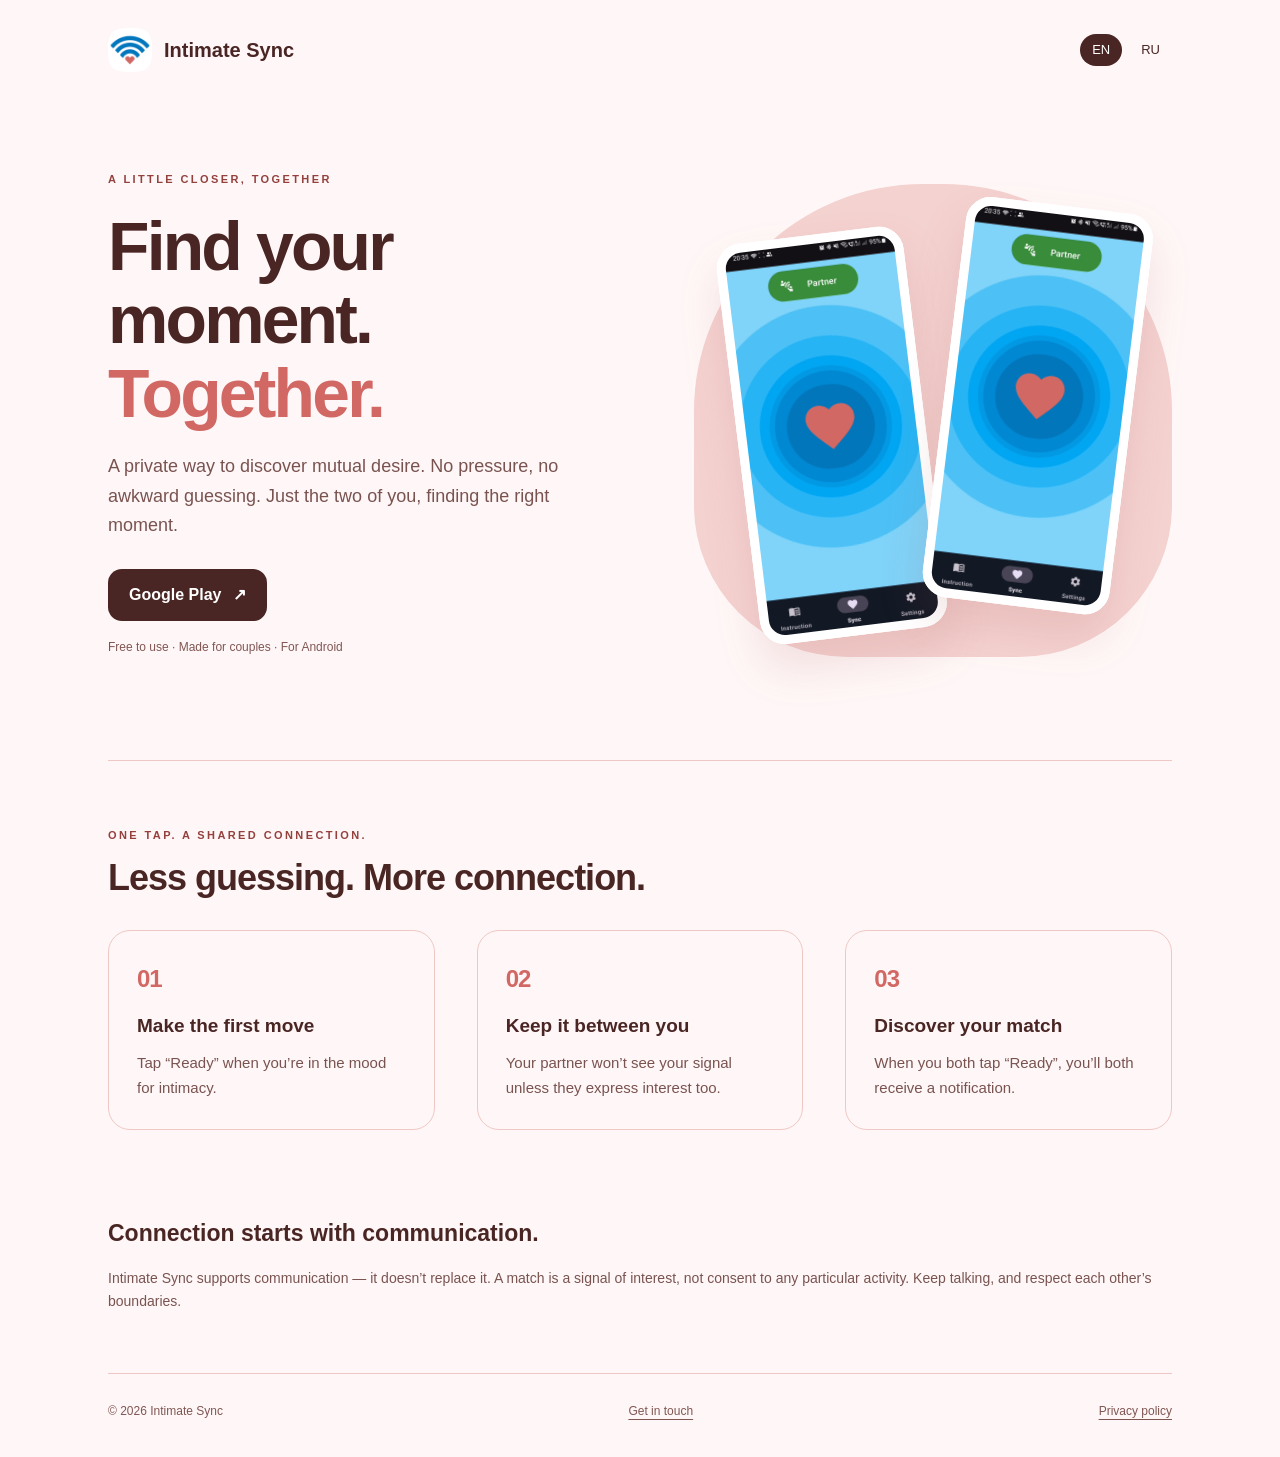
<file: index.html>
<!doctype html>
<html lang="en"><head><meta charset="utf-8"><meta name="viewport" content="width=device-width,initial-scale=1"><title>Intimate Sync — Find your moment together</title><meta name="description" content="A private way to discover mutual desire. No pressure, no awkward guessing. Just the two of you, finding the right moment."><link rel="icon" href="favicon.ico"><link rel="stylesheet" href="style.css"><link rel="alternate" hreflang="en" href="index.html"><link rel="alternate" hreflang="ru" href="index-ru.html"></head>
<body><div class="wrap"><header><a class="brand" href="index.html"><img src="logo.png" alt="">Intimate Sync</a><nav aria-label="Language"><a href="index.html" aria-current="page">EN</a><a href="index-ru.html" >RU</a></nav></header>
<main><section class="hero"><div><div class="eyebrow">A little closer, together</div><h1>Find your moment.<br><em>Together.</em></h1><p class="lead">A private way to discover mutual desire. No pressure, no awkward guessing. Just the two of you, finding the right moment.</p><div class="buttons"><a class="button" href="https://play.google.com/store/apps/details?id=com.eyeonfit.intimatesync">Google Play <span aria-hidden="true">↗</span></a></div><p class="small">Free to use · Made for couples · For Android</p></div><div class="visual"><img src="animation_new.gif" alt="Intimate Sync app screen"><img src="animation_new.gif" alt="Intimate Sync interface"></div></section>
<section class="section"><div class="eyebrow">One tap. A shared connection.</div><h2>Less guessing. More connection.</h2><div class="steps"><article class="card"><span class="number">01</span><h3>Make the first move</h3><p>Tap “Ready” when you’re in the mood for intimacy.</p></article><article class="card"><span class="number">02</span><h3>Keep it between you</h3><p>Your partner won’t see your signal unless they express interest too.</p></article><article class="card"><span class="number">03</span><h3>Discover your match</h3><p>When you both tap “Ready”, you’ll both receive a notification.</p></article></div></section>
<aside class="note"><h3>Connection starts with communication.</h3><p>Intimate Sync supports communication — it doesn’t replace it. A match is a signal of interest, not consent to any particular activity. Keep talking, and respect each other’s boundaries.</p></aside></main>
<footer><span>© 2026 Intimate Sync</span><a href="mailto:aadovganich@gmail.com">Get in touch</a><a href="privacy-policy/index.html">Privacy policy</a></footer></div></body></html>
</file>
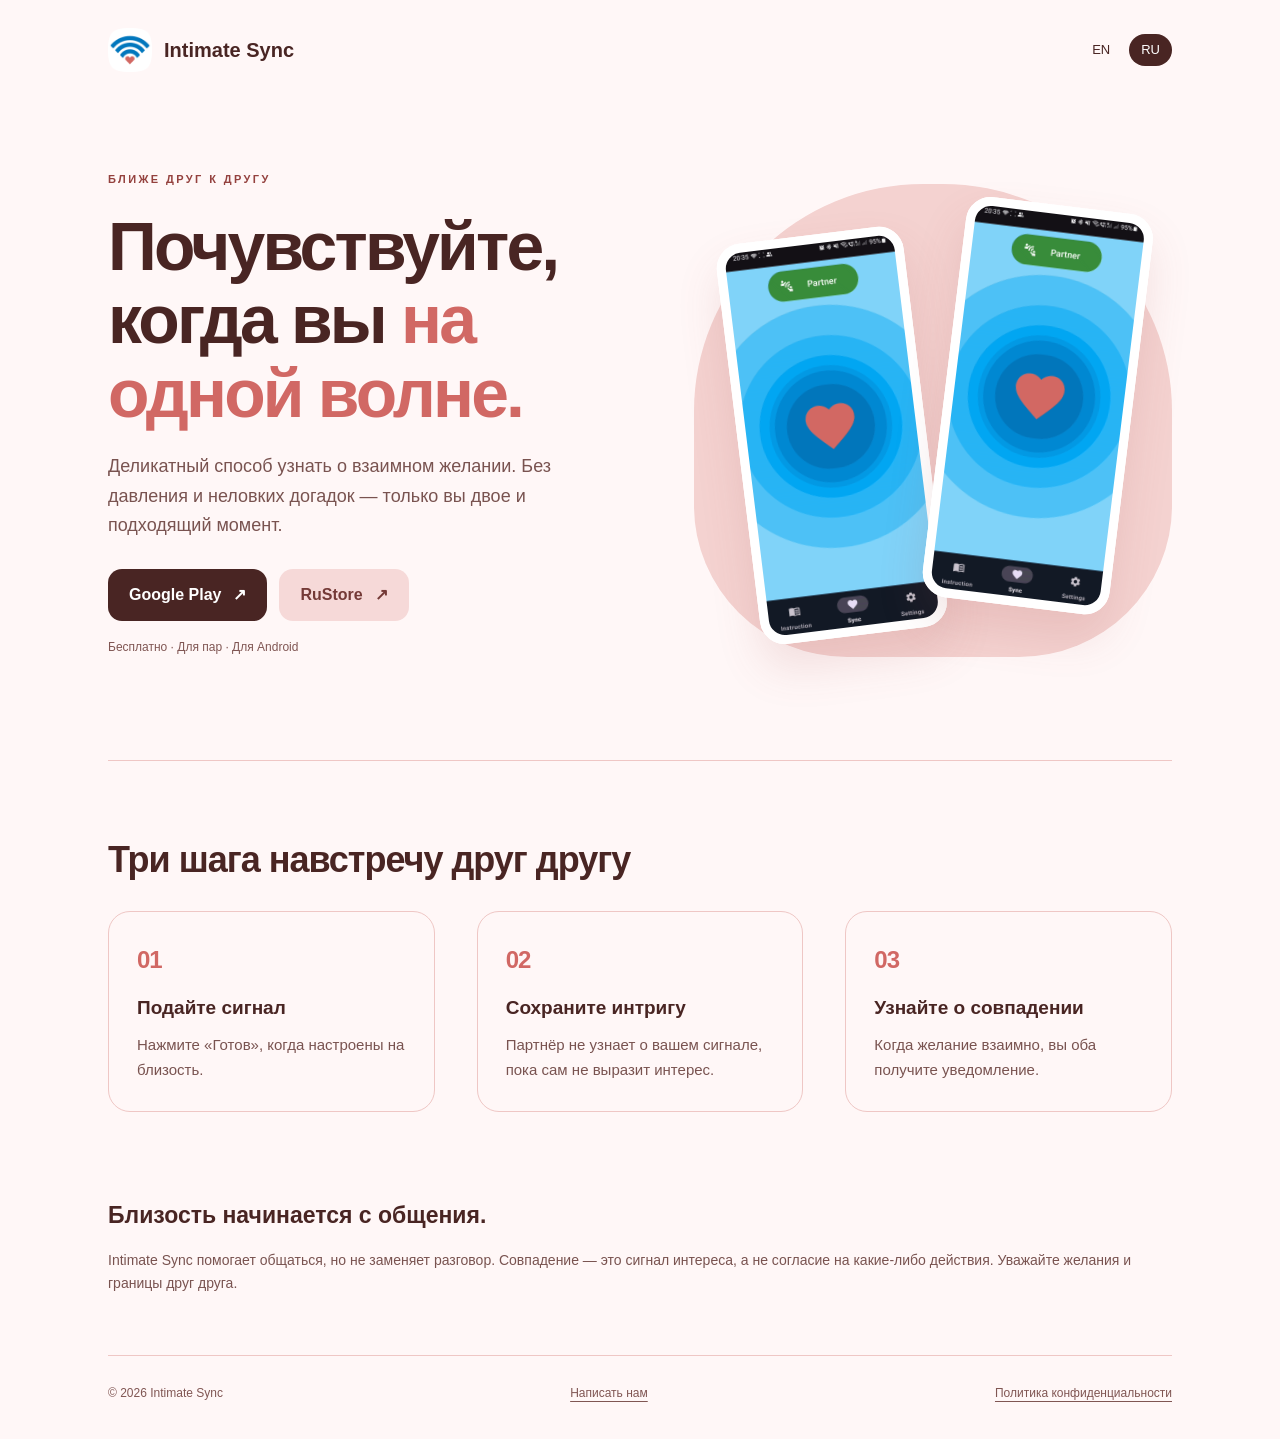
<file: index-ru.html>
<!doctype html>
<html lang="ru"><head><meta charset="utf-8"><meta name="viewport" content="width=device-width,initial-scale=1"><title>Intimate Sync — На одной волне</title><meta name="description" content="Деликатный способ узнать о взаимном желании. Без давления и неловких догадок — только вы двое и подходящий момент."><link rel="icon" href="favicon.ico"><link rel="stylesheet" href="style.css"><link rel="alternate" hreflang="en" href="index.html"><link rel="alternate" hreflang="ru" href="index-ru.html"></head>
<body><div class="wrap"><header><a class="brand" href="index-ru.html"><img src="logo.png" alt="">Intimate Sync</a><nav aria-label="Язык"><a href="index.html" >EN</a><a href="index-ru.html" aria-current="page">RU</a></nav></header>
<main><section class="hero"><div><div class="eyebrow">Ближе друг к другу</div><h1>Почувствуйте, когда вы <em>на одной волне.</em></h1><p class="lead">Деликатный способ узнать о взаимном желании. Без давления и неловких догадок — только вы двое и подходящий момент.</p><div class="buttons"><a class="button" href="https://play.google.com/store/apps/details?id=com.eyeonfit.intimatesync">Google Play <span aria-hidden="true">↗</span></a><a class="button secondary" href="https://www.rustore.ru/catalog/app/com.eyeonfit.intimatesync">RuStore <span aria-hidden="true">↗</span></a></div><p class="small">Бесплатно · Для пар · Для Android</p></div><div class="visual"><img src="animation_new.gif" alt="Экран приложения Intimate Sync"><img src="animation_new.gif" alt="Интерфейс Intimate Sync"></div></section>
<section class="section"><h2>Три шага навстречу друг другу</h2><div class="steps"><article class="card"><span class="number">01</span><h3>Подайте сигнал</h3><p>Нажмите «Готов», когда настроены на близость.</p></article><article class="card"><span class="number">02</span><h3>Сохраните интригу</h3><p>Партнёр не узнает о вашем сигнале, пока сам не выразит интерес.</p></article><article class="card"><span class="number">03</span><h3>Узнайте о совпадении</h3><p>Когда желание взаимно, вы оба получите уведомление.</p></article></div></section>
<aside class="note"><h3>Близость начинается с общения.</h3><p>Intimate Sync помогает общаться, но не заменяет разговор. Совпадение — это сигнал интереса, а не согласие на какие-либо действия. Уважайте желания и границы друг друга.</p></aside></main>
<footer><span>© 2026 Intimate Sync</span><a href="mailto:aadovganich@gmail.com">Написать нам</a><a href="privacy-policy/index.html">Политика конфиденциальности</a></footer></div></body></html>
</file>
<file: style.css>
*{box-sizing:border-box}html{scroll-behavior:smooth}body{margin:0;background:#FFF7F7;color:#492523;font-family:Arial,sans-serif;line-height:1.65}a{color:inherit} .wrap{max-width:1120px;margin:auto;padding:0 28px}header{display:flex;align-items:center;justify-content:space-between;padding:28px 0}.brand{display:flex;align-items:center;gap:12px;font-weight:750;text-decoration:none;font-size:20px}.brand img{width:44px;height:44px;object-fit:contain}nav{display:flex;gap:7px}nav a{text-decoration:none;padding:5px 12px;border-radius:20px;font-size:13px}nav a[aria-current]{background:#492523;color:white}.hero{display:grid;grid-template-columns:1.1fr 1fr;gap:60px;align-items:center;padding:70px 0 90px}.eyebrow{text-transform:uppercase;letter-spacing:2.4px;font-size:11px;font-weight:bold;color:#94413E}h1{font-size:clamp(42px,5.3vw,68px);line-height:1.08;letter-spacing:-2.8px;margin:22px 0}h1 em{font-style:normal;color:#D16864}.lead{font-size:18px;color:#795350;max-width:480px}.buttons{display:flex;flex-wrap:wrap;gap:12px;margin-top:28px}.button{display:inline-flex;align-items:center;gap:12px;background:#492523;color:#fff;border-radius:14px;padding:13px 21px;text-decoration:none;font-weight:bold;transition:transform .2s}.button:hover{transform:translateY(-3px);background:#743A37}.button.secondary{background:#F6D9D8;color:#743A37}.small{font-size:12px;color:#805653;margin-top:17px}.visual{position:relative;display:flex;justify-content:center;align-items:center;gap:18px;padding:35px 20px;background:#F4D2D0;border-radius:48% 48% 32% 32%;min-height:430px}.visual img{width:43%;height:auto;border:6px solid #fff;outline:9px solid #fff;outline-offset:-9px;border-radius:25px;box-shadow:0 24px 45px #A74F4B25}.visual img:first-child{transform:rotate(-7deg) translateY(15px)}.visual img:last-child{transform:rotate(7deg) translateY(-15px)}.section{padding:65px 0;border-top:1px solid #EFC7C5}h2{font-size:36px;line-height:1.2;letter-spacing:-1px;margin:12px 0 30px}.steps{display:grid;grid-template-columns:repeat(3,1fr);gap:42px}.card{padding:28px;border:1px solid #EFC7C5;border-radius:22px}.number{display:block;color:#D16864;font-weight:bold;font-size:24px;letter-spacing:-1px}.card h3{font-size:19px;margin:12px 0 10px}.card p{color:#795350;font-size:15px;margin:0}.note{padding:10px 0 0;margin:10px 0 60px}.note h3{margin:0 0 14px;font-size:23px}.note h3 br{display:none}.note h3 br::after{content:" "}.note p{color:#795350;margin:0;font-size:14px}footer{border-top:1px solid #EFC7C5;padding:28px 0 35px;display:flex;justify-content:space-between;gap:20px;color:#805653;font-size:12px}footer a{text-underline-offset:4px}:focus-visible{outline:3px solid #D16864;outline-offset:5px}@media(max-width:760px){.wrap{padding:0 22px}.hero{grid-template-columns:1fr;padding:35px 0 55px;gap:35px}h1{letter-spacing:-1.8px}.visual{max-width:430px;width:100%;margin:auto;min-height:300px}.steps{grid-template-columns:1fr}.section{padding:40px 0}.note{padding:0}.note h3{margin-bottom:12px}footer{flex-direction:column;gap:8px}.brand{font-size:17px}h2{font-size:30px}}
</file>
